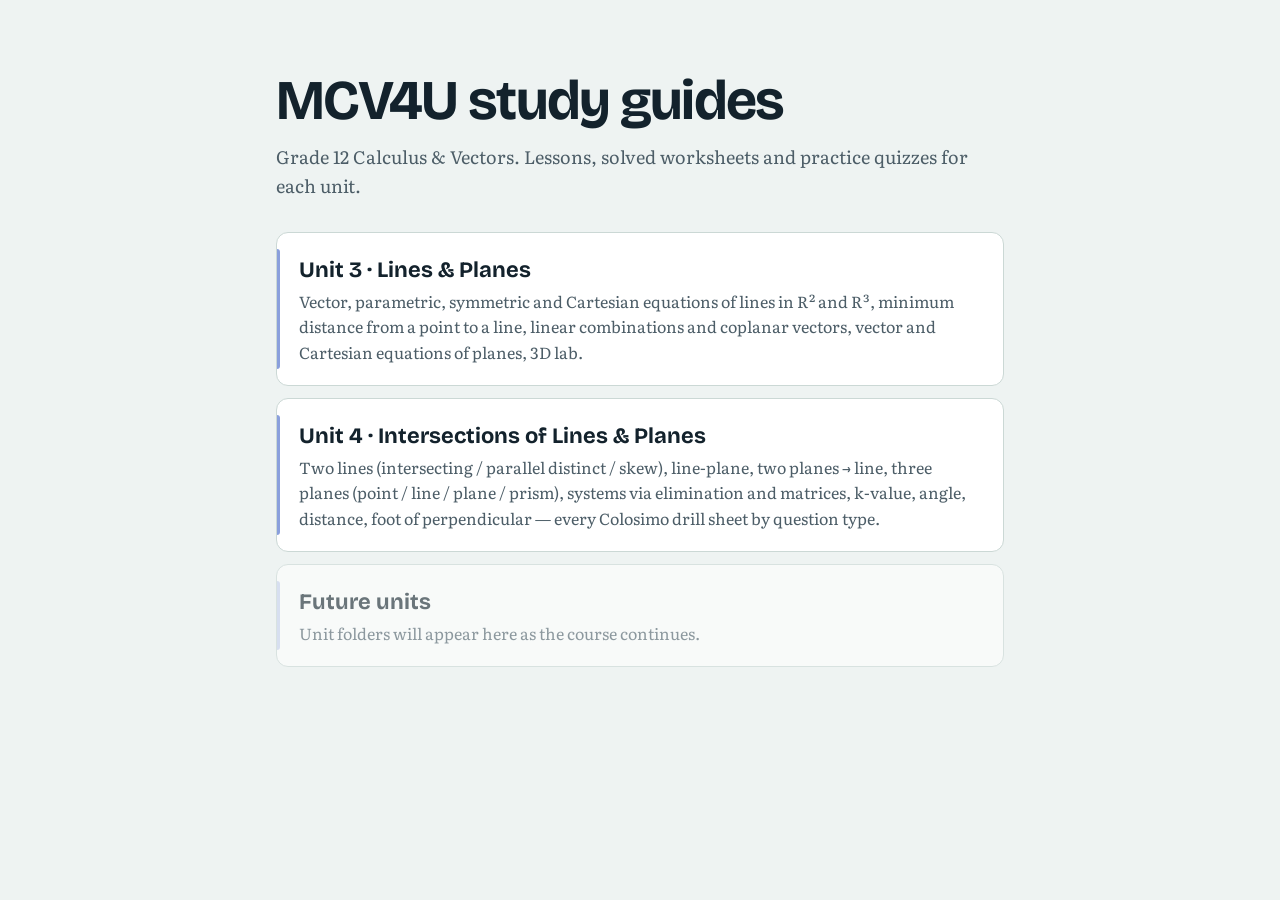
<file: docs/index.html>
<!doctype html>
<html lang="en">
<head>
<meta charset="utf-8">
<meta name="viewport" content="width=device-width, initial-scale=1">
<title>MCV4U Study Guides</title>
<meta name="color-scheme" content="light dark">
<link rel="icon" href="favicon.svg" type="image/svg+xml">
<link rel="preconnect" href="https://fonts.googleapis.com">
<link rel="preconnect" href="https://fonts.gstatic.com" crossorigin>
<link href="https://fonts.googleapis.com/css2?family=Bricolage+Grotesque:opsz,wght@12..96,500;12..96,700;12..96,800&family=Literata:opsz,wght@7..72,400&display=swap" rel="stylesheet">
<style>
:root { --bg:#eef3f2; --surface:#fff; --ink:#13222c; --ink-2:#4c5d67; --line:#cbd8d5; --accent:#2a50bf; }
@media (prefers-color-scheme: dark) { :root { --bg:#0d1620; --surface:#132130; --ink:#e2e9ef; --ink-2:#9bacb9; --line:#26384b; --accent:#8aa6ff; } }
* { box-sizing: border-box; }
body { margin:0; background:var(--bg); color:var(--ink); font-family:"Literata",Georgia,serif; line-height:1.6; }
main { max-width:760px; margin:0 auto; padding:72px 16px; }
h1 { font-family:"Bricolage Grotesque",system-ui,sans-serif; font-size:clamp(36px,6vw,56px); letter-spacing:-.03em; line-height:1.05; margin:0 0 12px; }
p { color:var(--ink-2); font-size:18px; margin:0 0 32px; }
a.unit { display:block; text-decoration:none; color:var(--ink); background:var(--surface); border:1px solid var(--line); border-radius:12px; padding:20px 22px; margin-bottom:12px; position:relative; overflow:hidden; }
a.unit::before { content:""; position:absolute; left:0; top:16px; bottom:16px; width:3px; border-radius:0 3px 3px 0; background:var(--accent); opacity:.55; transition:opacity .18s ease, transform .18s ease; }
a.unit:hover { border-color:var(--ink-2); }
a.unit:hover::before { opacity:1; transform:scaleX(1.34); transform-origin:left center; }
a.unit b { font-family:"Bricolage Grotesque",system-ui,sans-serif; font-size:22px; display:block; }
a.unit span { color:var(--ink-2); font-size:16px; }
a.unit.soon { opacity:.6; pointer-events:none; }
a.unit.soon::before { opacity:.25; }
a:focus-visible { outline:3px solid var(--accent); outline-offset:2px; }
</style>
</head>
<body>
<main>
  <h1>MCV4U study guides</h1>
  <p>Grade 12 Calculus &amp; Vectors. Lessons, solved worksheets and practice quizzes for each unit.</p>
  <a class="unit" href="lines-planes/"><b>Unit 3 · Lines &amp; Planes</b><span>Vector, parametric, symmetric and Cartesian equations of lines in R² and R³, minimum distance from a point to a line, linear combinations and coplanar vectors, vector and Cartesian equations of planes, 3D lab.</span></a>
  <a class="unit" href="intersections/"><b>Unit 4 · Intersections of Lines &amp; Planes</b><span>Two lines (intersecting / parallel distinct / skew), line-plane, two planes → line, three planes (point / line / plane / prism), systems via elimination and matrices, k-value, angle, distance, foot of perpendicular — every Colosimo drill sheet by question type.</span></a>
  <a class="unit soon"><b>Future units</b><span>Unit folders will appear here as the course continues.</span></a>
</main>
</body>
</html>
</file>
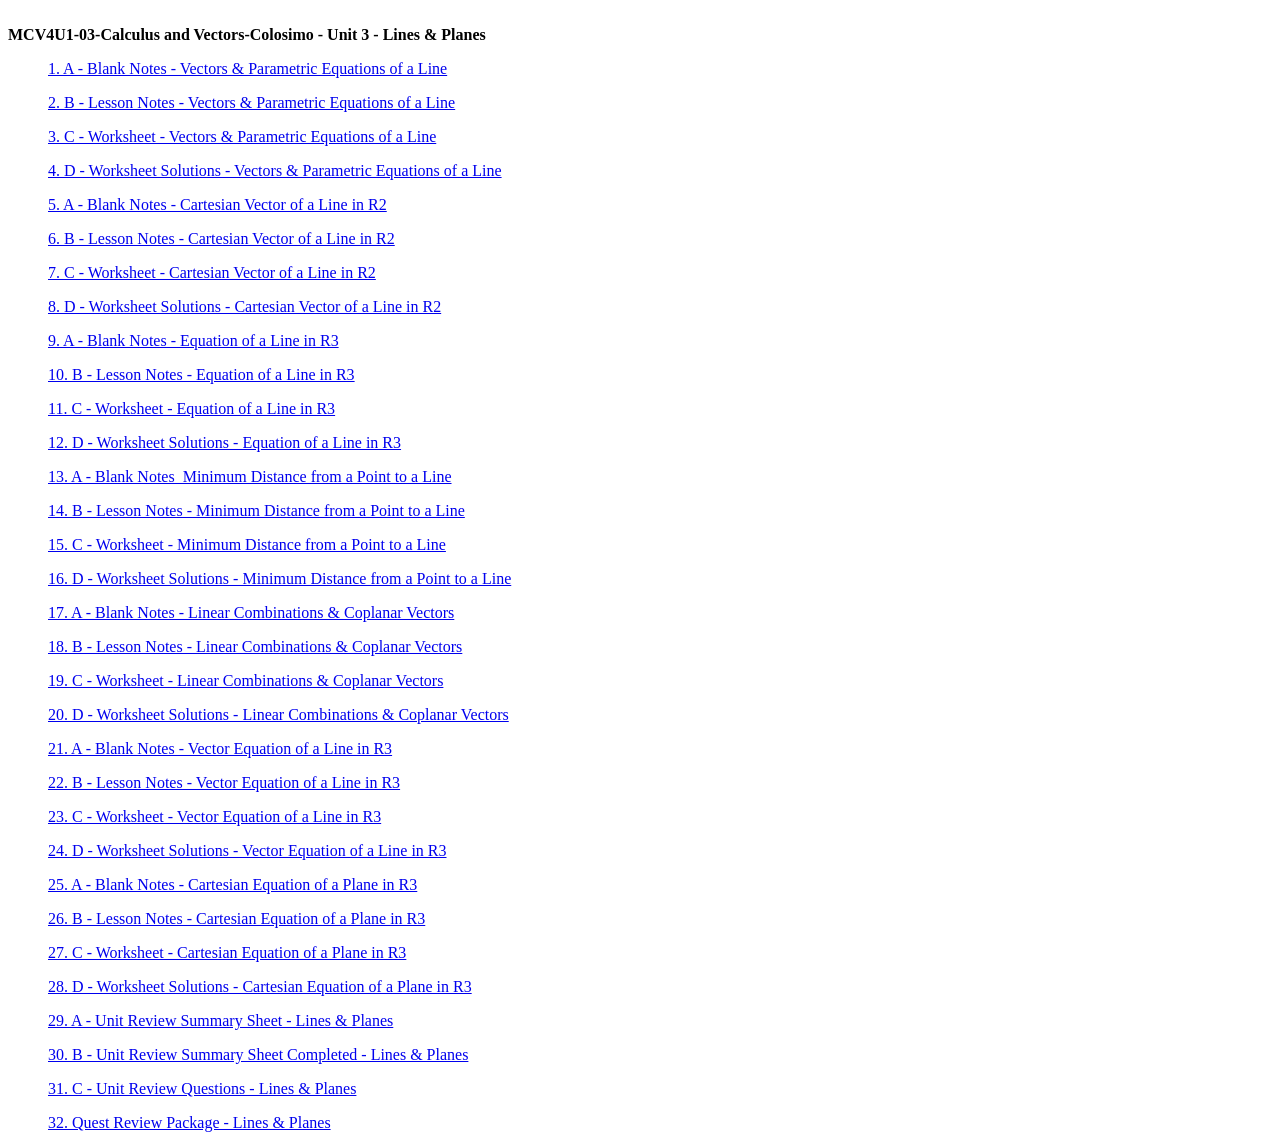
<file: unit-3-lines-and-planes/Table of Contents.html>
<html><head><meta http-equiv="&#39;Content-Type&#39;" content="&#39;text/html;charset=utf-8&#39;" /><title>MCV4U1-03-Calculus and Vectors-Colosimo - Unit 3 - Lines &amp; Planes</title></head><body><table cellpadding=0 cellspacing=0 border=0 width=100%><tr><td colspan=3>&nbsp;</td></tr><tr><td valign="top" width="100%"><font class="title"><strong>MCV4U1-03-Calculus and Vectors-Colosimo - Unit 3 - Lines &amp; Planes</strong></font><br><p class='d2l' style=' margin-left: 40px'><a target="_blank" href="A - Blank Notes - Vectors &amp; Parametric Equations of a Line.pdf" />1. A - Blank Notes - Vectors &amp; Parametric Equations of a Line</a></p><p class='d2l' style=' margin-left: 40px'><a target="_blank" href="B - Lesson Notes - Vectors &amp; Parametric Equations of a Line.pdf" />2. B - Lesson Notes - Vectors &amp; Parametric Equations of a Line</a></p><p class='d2l' style=' margin-left: 40px'><a target="_blank" href="C - Worksheet - Vectors &amp; Parametric Equations of a Line.pdf" />3. C - Worksheet - Vectors &amp; Parametric Equations of a Line</a></p><p class='d2l' style=' margin-left: 40px'><a target="_blank" href="D - Worksheet Solutions - Vectors &amp; Parametric Equations of a Line.pdf" />4. D - Worksheet Solutions - Vectors &amp; Parametric Equations of a Line</a></p><p class='d2l' style=' margin-left: 40px'><a target="_blank" href="A - Blank Notes - Cartesian Vector of a Line in R2.pdf" />5. A - Blank Notes - Cartesian Vector of a Line in R2</a></p><p class='d2l' style=' margin-left: 40px'><a target="_blank" href="B - Lesson Notes - Cartesian Vector of a Line in R2.pdf" />6. B - Lesson Notes - Cartesian Vector of a Line in R2</a></p><p class='d2l' style=' margin-left: 40px'><a target="_blank" href="C - Worksheet - Cartesian Vector of a Line in R2.pdf" />7. C - Worksheet - Cartesian Vector of a Line in R2</a></p><p class='d2l' style=' margin-left: 40px'><a target="_blank" href="D - Worksheet Solutions - Cartesian Vector of a Line in R2.pdf" />8. D - Worksheet Solutions - Cartesian Vector of a Line in R2</a></p><p class='d2l' style=' margin-left: 40px'><a target="_blank" href="A - Blank Notes - Equation of a Line in R3.pdf" />9. A - Blank Notes - Equation of a Line in R3</a></p><p class='d2l' style=' margin-left: 40px'><a target="_blank" href="B - Lesson Notes - Equation of a Line in R3.pdf" />10. B - Lesson Notes - Equation of a Line in R3</a></p><p class='d2l' style=' margin-left: 40px'><a target="_blank" href="C - Worksheet - Equation of a Line in R3.pdf" />11. C - Worksheet - Equation of a Line in R3</a></p><p class='d2l' style=' margin-left: 40px'><a target="_blank" href="D - Worksheet Solutions - Equation of a Line in R3.pdf" />12. D - Worksheet Solutions - Equation of a Line in R3</a></p><p class='d2l' style=' margin-left: 40px'><a target="_blank" href="A - Blank Notes  Minimum Distance from a Point to a Line.pdf" />13. A - Blank Notes &nbsp;Minimum Distance from a Point to a Line</a></p><p class='d2l' style=' margin-left: 40px'><a target="_blank" href="B - Lesson Notes - Minimum Distance from a Point to a Line.pdf" />14. B - Lesson Notes - Minimum Distance from a Point to a Line</a></p><p class='d2l' style=' margin-left: 40px'><a target="_blank" href="C - Worksheet - Minimum Distance from a Point to a Line.pdf" />15. C - Worksheet - Minimum Distance from a Point to a Line</a></p><p class='d2l' style=' margin-left: 40px'><a target="_blank" href="D - Worksheet Solutions - Minimum Distance from a Point to a Line.pdf" />16. D - Worksheet Solutions - Minimum Distance from a Point to a Line</a></p><p class='d2l' style=' margin-left: 40px'><a target="_blank" href="A - Blank Notes - Linear Combinations &amp; Coplanar Vectors.pdf" />17. A - Blank Notes - Linear Combinations &amp; Coplanar Vectors</a></p><p class='d2l' style=' margin-left: 40px'><a target="_blank" href="B - Lesson Notes - Linear Combinations &amp; Coplanar Vectors.pdf" />18. B - Lesson Notes - Linear Combinations &amp; Coplanar Vectors</a></p><p class='d2l' style=' margin-left: 40px'><a target="_blank" href="C - Worksheet - Linear Combinations &amp; Coplanar Vectors.pdf" />19. C - Worksheet - Linear Combinations &amp; Coplanar Vectors</a></p><p class='d2l' style=' margin-left: 40px'><a target="_blank" href="D - Worksheet Solutions - Linear Combinations &amp; Coplanar Vectors.pdf" />20. D - Worksheet Solutions - Linear Combinations &amp; Coplanar Vectors</a></p><p class='d2l' style=' margin-left: 40px'><a target="_blank" href="A - Blank Notes - Vector Equation of a Line in R3.pdf" />21. A - Blank Notes - Vector Equation of a Line in R3</a></p><p class='d2l' style=' margin-left: 40px'><a target="_blank" href="B - Lesson Notes - Vector Equation of a Line in R3.pdf" />22. B - Lesson Notes - Vector Equation of a Line in R3</a></p><p class='d2l' style=' margin-left: 40px'><a target="_blank" href="C - Worksheet - Vector Equation of a Line in R3.pdf" />23. C - Worksheet - Vector Equation of a Line in R3</a></p><p class='d2l' style=' margin-left: 40px'><a target="_blank" href="D - Worksheet Solutions - Vector Equation of a Line in R3.pdf" />24. D - Worksheet Solutions - Vector Equation of a Line in R3</a></p><p class='d2l' style=' margin-left: 40px'><a target="_blank" href="A - Blank Notes - Cartesian Equation of a Plane in R3.pdf" />25. A - Blank Notes - Cartesian Equation of a Plane in R3</a></p><p class='d2l' style=' margin-left: 40px'><a target="_blank" href="B - Lesson Notes - Cartesian Equation of a Plane in R3.pdf" />26. B - Lesson Notes - Cartesian Equation of a Plane in R3</a></p><p class='d2l' style=' margin-left: 40px'><a target="_blank" href="C - Worksheet - Cartesian Equation of a Plane in R3.pdf" />27. C - Worksheet - Cartesian Equation of a Plane in R3</a></p><p class='d2l' style=' margin-left: 40px'><a target="_blank" href="D - Worksheet Solutions - Cartesian Equation of a Plane in R3.pdf" />28. D - Worksheet Solutions - Cartesian Equation of a Plane in R3</a></p><p class='d2l' style=' margin-left: 40px'><a target="_blank" href="A - Unit Review Summary Sheet - Lines &amp; Planes.pdf" />29. A - Unit Review Summary Sheet - Lines &amp; Planes</a></p><p class='d2l' style=' margin-left: 40px'><a target="_blank" href="B - Unit Review Summary Sheet Completed - Lines &amp; Planes.pdf" />30. B - Unit Review Summary Sheet Completed - Lines &amp; Planes</a></p><p class='d2l' style=' margin-left: 40px'><a target="_blank" href="C - Unit Review Questions - Lines &amp; Planes.pdf" />31. C - Unit Review Questions - Lines &amp; Planes</a></p><p class='d2l' style=' margin-left: 40px'><a target="_blank" href="Quest Review Package - Lines &amp; Planes - Copy.pdf" />32. Quest Review Package - Lines &amp; Planes</a></p></td></tr></table></body></html>
</file>
